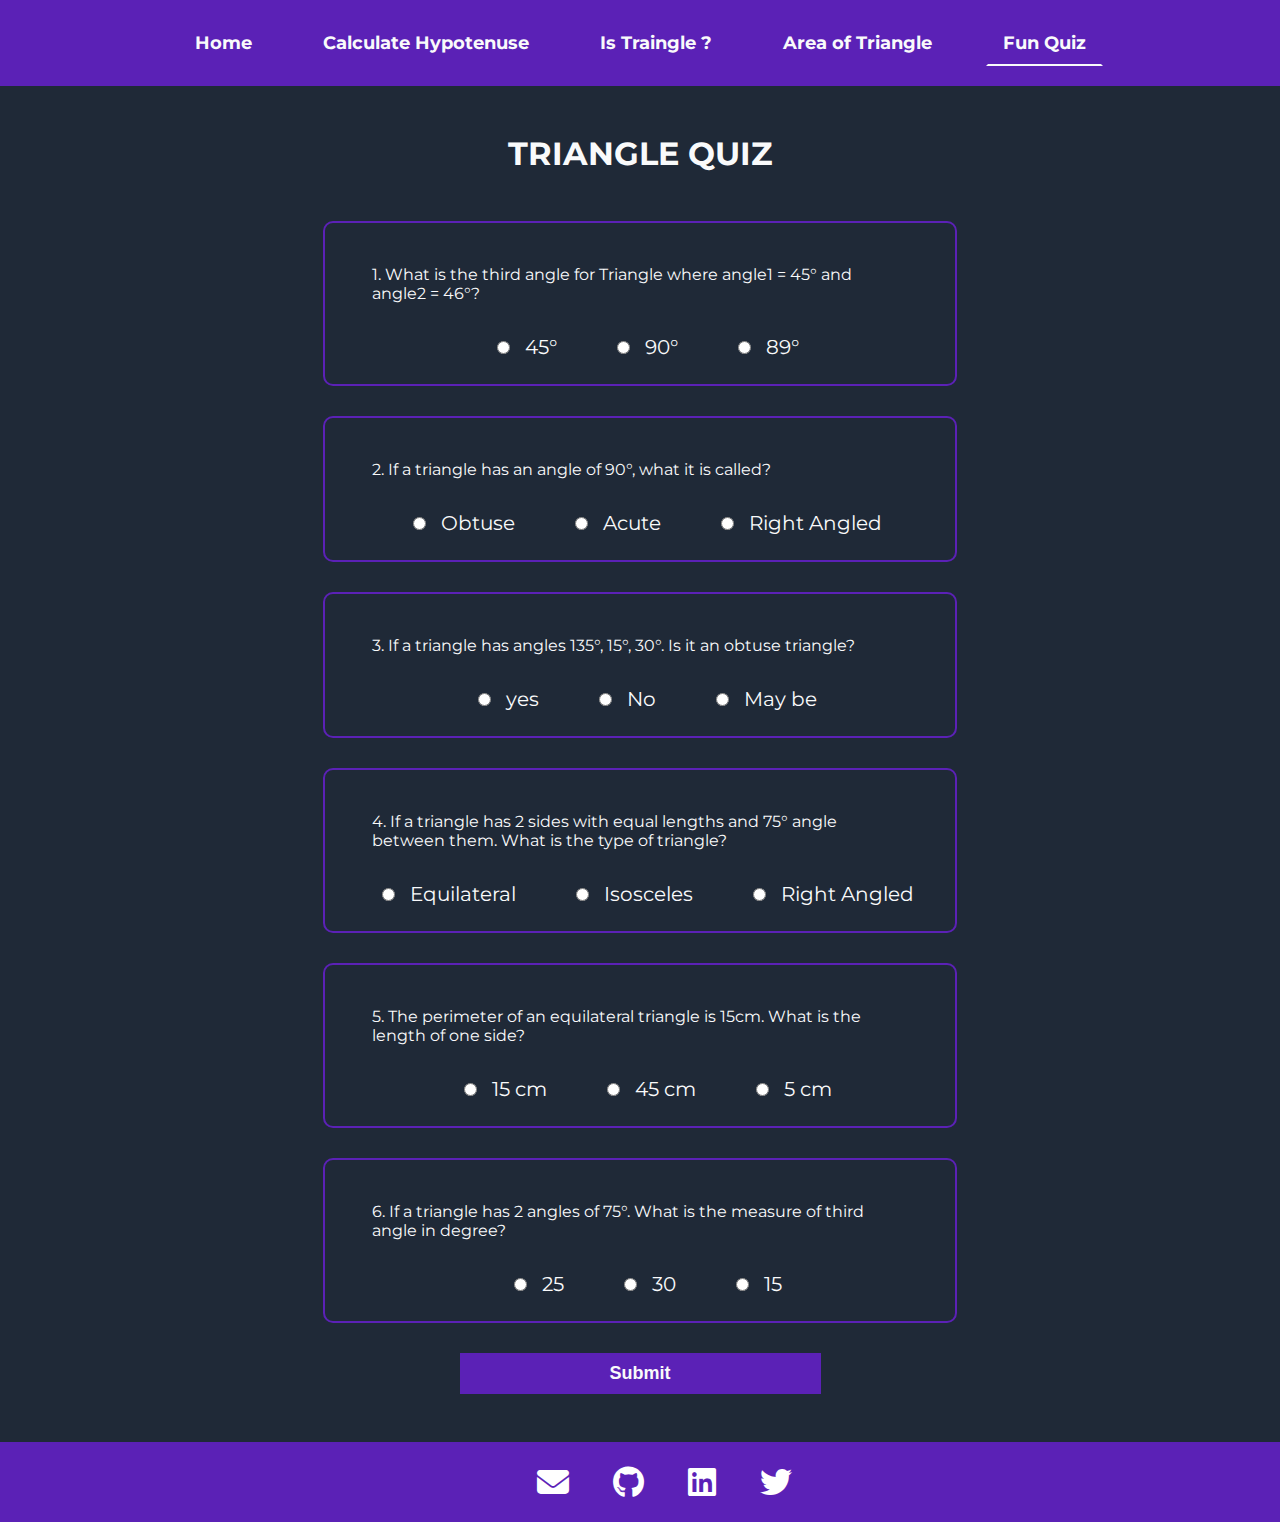
<file: quiz.html>
<!DOCTYPE html>
<html lang="en">
<head>
    <meta charset="UTF-8">
    <meta http-equiv="X-UA-Compatible" content="IE=edge">
    <meta name="viewport" content="width=device-width, initial-scale=1.0">
    <title>Triangle Quiz</title>
    <link rel="stylesheet" href="./quiz.css">
    <link rel="stylesheet" href="https://cdnjs.cloudflare.com/ajax/libs/font-awesome/6.4.0/css/all.min.css">
</head>
<body>
    <nav>
        <ul>
            <li><a href="index.html">Home</a></li>
            <li><a href="hypo.html">Calculate Hypotenuse</a></li>
            <li><a href="triangle.html">Is Traingle ?</a></li>
            <li><a href="area.html">Area of Triangle</a></li>
            <li><a href="quiz.html" class="active">Fun Quiz</a></li>
        </ul>
    </nav>

    <h1>TRIANGLE QUIZ</h1>

    <form class="quiz-form">

        <div class="question-container">
            <p>1. What is the third angle for Triangle where angle1 = 45° and angle2 = 46°?</p>
            <label for="question1">
                <input class="input" type="radio" name="question1" value="45°">45°
            </label>
            <label for="question1">
                <input class="input" type="radio" name="question1" value="90°">90°
            </label>
            <label for="question1">
                <input class="input" type="radio" name="question1" value="89°">89°
            </label>
        </div>

        <div class="question-container">
            <p>2. If a triangle has an angle of 90°, what it is called?</p>
            <label for="question2">
                <input  class="input" type="radio" name="question2" value="obtuse">Obtuse
            </label>
            <label for="question2">
                <input  class="input" type="radio" name="question2" value="acute">Acute
            </label>
            <label for="question2">
                <input  class="input" type="radio" name="question2" value="right-angled">Right Angled
            </label>
        </div>

        <div class="question-container">
            <p>3. If a triangle has angles 135°, 15°, 30°. Is it an obtuse triangle?</p>
            <label for="question3">
                <input  class="input" type="radio" name="question3" value="yes">yes
            </label>
            <label for="question3">
                <input  class="input" type="radio" name="question3" value="no">No
            </label>
            <label for="question3">
                <input  class="input" type="radio" name="question3" value="maybe">May be
            </label>
        </div>

        <div class="question-container">
            <p>4. If a triangle has 2 sides with equal lengths and 75° angle between them. What is the type of triangle?</p>
            <label for="question4">
                <input  class="input" type="radio" name="question4" value="equilateral">Equilateral
            </label>
            <label for="question4">
                <input  class="input" type="radio" name="question4" value="isosceles">Isosceles
            </label>
            <label for="question4">
                <input  class="input" type="radio" name="question4" value="right-angled">Right Angled
            </label>
        </div>

        <div class="question-container">
            <p>5. The perimeter of an equilateral triangle is 15cm. What is the length of one side?</p>
            <label for="question4">
                <input  class="input" type="radio" name="question4" value="15cm">15 cm
            </label>
            <label for="question4">
                <input  class="input" type="radio" name="question4" value="45cm">45 cm
            </label>
            <label for="question4">
                <input  class="input" type="radio" name="question4" value="5cm">5 cm
            </label>
        </div>

        <div class="question-container">
            <p>6. If a triangle has 2 angles of 75°. What is the measure of third angle in degree?</p>
            <label for="question4">
                <input  class="input" type="radio" name="question4" value="25">25
            </label>
            <label for="question4">
                <input  class="input" type="radio" name="question4" value="30">30
            </label>
            <label for="question4">
                <input  class="input" type="radio" name="question4" value="15">15
            </label>
        </div>
        

    </form>

    <button id="submit">Submit</button>
    <div id="output"></div>


    <footer>
        <ul>
            <li><a href="leader.akashak@gmail.com"><i class="fa-solid fa-envelope fa-2x" style="color: white"></i></a></li>
            <li><a href="github.com/leader-akash "><i class="fa-brands fa-github fa-2x"></i></a></li>
            <li><a href="https://www.linkedin.com/in/hi-akash/"><i class="fa-brands fa-linkedin fa-2x"></i></a></li>
            <li><a href="https://twitter.com/AkashAk50675432"><i class="fa-brands fa-twitter fa-2x"></i></a></li>
        </ul>
    </footer>

    <script src="./quiz.js"></script>
</body>
</html>
</file>
<file: quiz.css>
@import url('https://fonts.googleapis.com/css2?family=Montserrat&display=swap');

*{
    margin: 0;
    padding: 0;
}

:root{
    --primary-color: #5b21b6;
    --bakcground-color: #1f2937;
    --text-color: #f9fafb;
    font-family: 'Montserrat', sans-serif;
}


body{
    
    text-align: center;
    background-color: var(--bakcground-color);
    color: var(--text-color);
}

nav{
    /* text-align: center; */
    margin-bottom: 1rem;
    padding: 2rem;
    background-color:var(--primary-color);
    color: var(--text-color);
    font-size: 18px;
    font-weight: bold;
    color: var(--text-color);

    position: relative;
    top: 0;
}



h1{
    margin: 3rem;
}



nav ul li{
    display: inline;
}

nav a {
    
    text-decoration: none;
    margin: 1rem;;
    border: solid 2px var(--primary-color);
    padding: 10px 15px;
    color: var(--text-color);
}



label{
    display: inline;
    font-size: 20px;
    margin: 20px 20px 100px 20px;
}

.input{
    display: inline;
    margin: 2px 15px 20px 15px;
}

.question-container p{
   
    margin: 2rem;
    text-align: left;
    
}
.question-container{
    width: 600px;
    text-align: center;
    margin: auto;
    border: 2px solid var(--primary-color);
    border-radius: 10px;

    margin-bottom: 30px;
    padding: 10px 15px;
    /* display:block; */
}

.active{
    border-bottom: 2px solid;
    font-weight: bold;
}



button{
    display:block;
    margin-left: auto;
    margin-right: auto;
    margin-top: 1rem;
    padding: 10px 150px;
    font-size: 18px;
    font-weight: bold;
    background-color: var(--primary-color);
    color: var(--text-color);
    border : none;
}

button:hover{
    cursor: pointer;

}

#output{
    margin: 3rem;
    font-size: 25px;
    font-weight: bold;
    color: gold;
}

footer{
    width: 100%;
    margin: 2rem 0 0 0;
    position: relative;
    bottom: 0;
    text-align: center;
    padding: 1.5rem;

    background-color: var(--primary-color);
}

footer ul li{
    display: inline;
    padding: 20px;
    
}

.fa-brands{
    color: white;
}
</file>
